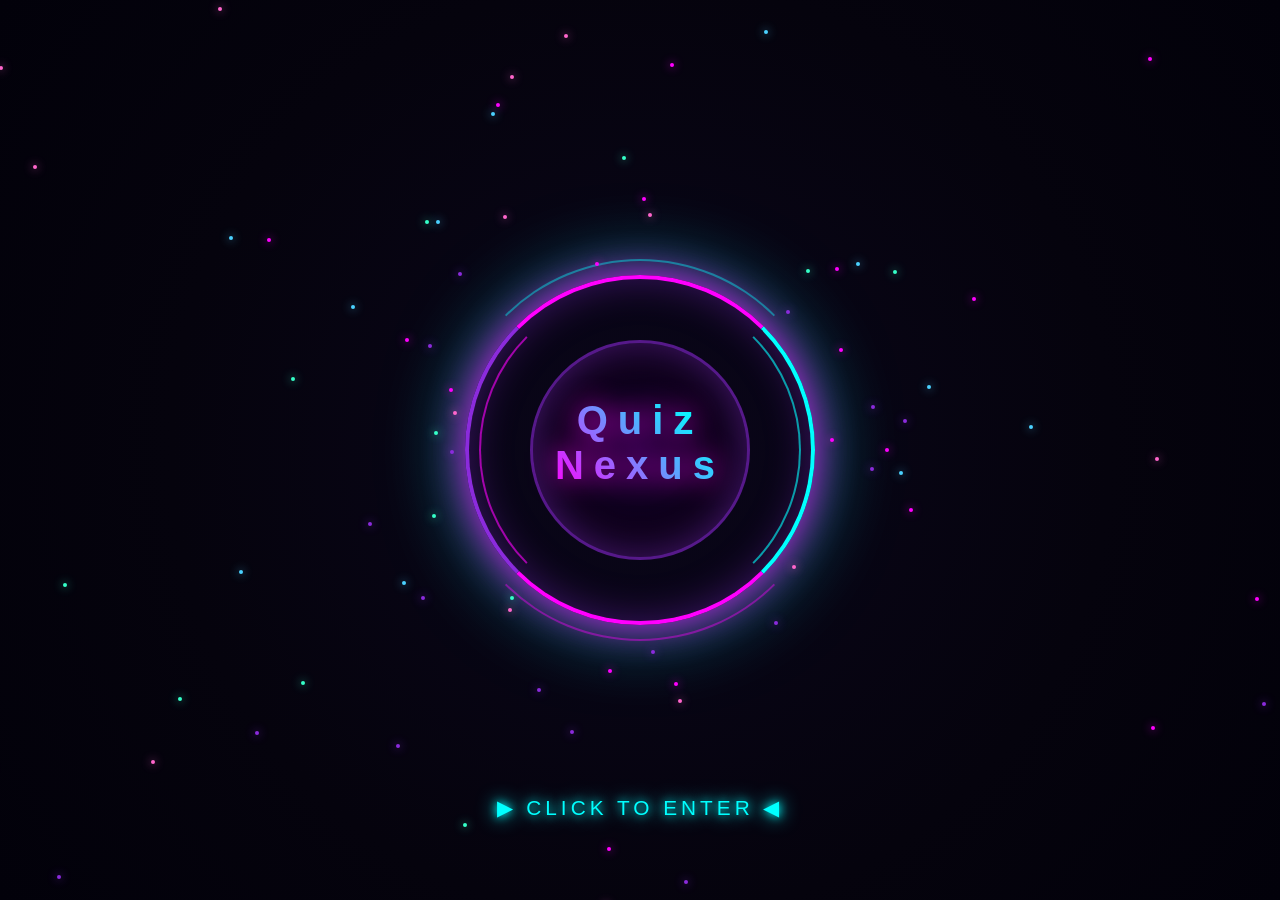
<file: index.html>
<!DOCTYPE html>
<html lang="zh-Hant">
<head>
<meta charset="UTF-8">
<meta name="viewport" content="width=device-width, initial-scale=1.0">
<title>Quiz Nexus</title>
<style>
* {
    margin: 0;
    padding: 0;
    box-sizing: border-box;
}

body {
    overflow: hidden;
    font-family: 'Orbitron', 'Microsoft JhengHei', sans-serif;
    background: #05030d;
    height: 100vh;
    display: flex;
    align-items: center;
    justify-content: center;
    position: relative;
    cursor: pointer;
}

.sao-container {
    position: fixed;
    top: 0;
    left: 0;
    width: 100%;
    height: 100%;
    display: flex;
    align-items: center;
    justify-content: center;
    background: radial-gradient(circle at center, #0a061a, #05030d 60%, #02010a 100%);
    z-index: 100;
}

/* 中心爆發粒子 */
.particle-burst {
    position: absolute;
    top: 50%;
    left: 50%;
    width: 4px;
    height: 4px;
    border-radius: 50%;
    pointer-events: none;
}

/* 掃描圓環 */
.scan-ring {
    position: absolute;
    top: 50%;
    left: 50%;
    transform: translate(-50%, -50%);
    border: 3px solid transparent;
    border-radius: 50%;
    pointer-events: none;
    opacity: 0;
}

/* 故障效果 */
@keyframes glitch {
    0%, 100% { 
        transform: translate(0, 0);
        filter: hue-rotate(0deg);
    }
    20% { transform: translate(-2px, 2px); filter: hue-rotate(90deg); }
    40% { transform: translate(2px, -2px); filter: hue-rotate(180deg); }
    60% { transform: translate(-2px, -2px); filter: hue-rotate(270deg); }
    80% { transform: translate(2px, 2px); filter: hue-rotate(360deg); }
}

/* 中心標誌 */
.center-logo {
    position: absolute;
    top: 50%;
    left: 50%;
    transform: translate(-50%, -50%) scale(0);
    z-index: 101;
    opacity: 0;
    animation: logo-appear 1.2s ease-out forwards;
}

.logo-warp {
    animation: logo-warp 1.5s ease-in forwards;
}

@keyframes logo-warp {
    0% {
        transform: translate(-50%, -50%) scale(1);
        opacity: 1;
    }
    100% {
        transform: translate(-50%, -50%) scale(6);
        opacity: 0;
        filter: blur(5px);
    }
}

@keyframes logo-appear {
    0% {
        transform: translate(-50%, -50%) scale(0);
        opacity: 0;
    }
    60% {
        transform: translate(-50%, -50%) scale(1.2);
        opacity: 1;
    }
    100% {
        transform: translate(-50%, -50%) scale(1);
        opacity: 1;
    }
}

.logo-ring {
    width: 350px;
    height: 350px;
    border: 4px solid transparent;
    border-top-color: #ff00ff;
    border-right-color: #00ffff;
    border-bottom-color: #ff00ff;
    border-left-color: #8b2bdc;
    border-radius: 50%;
    position: relative;
    animation: logo-rotate 2s linear infinite;
    box-shadow: 
        0 0 40px rgba(255, 0, 255, 0.8),
        0 0 80px rgba(0, 255, 255, 0.6),
        inset 0 0 40px rgba(138, 43, 220, 0.4);
}

@keyframes logo-rotate {
    0% { transform: rotate(0deg); }
    100% { transform: rotate(360deg); }
}

.logo-ring::before,
.logo-ring::after {
    content: '';
    position: absolute;
    border-radius: 50%;
    border: 2px solid transparent;
}

.logo-ring::before {
    top: -20px;
    left: -20px;
    right: -20px;
    bottom: -20px;
    border-top-color: rgba(0, 255, 255, 0.4);
    border-bottom-color: rgba(255, 0, 255, 0.4);
    animation: logo-rotate-reverse 2.5s linear infinite;
}

.logo-ring::after {
    top: 10px;
    left: 10px;
    right: 10px;
    bottom: 10px;
    border-left-color: rgba(255, 0, 255, 0.6);
    border-right-color: rgba(0, 255, 255, 0.6);
    animation: logo-rotate 2s linear infinite;
}

@keyframes logo-rotate-reverse {
    0% { transform: rotate(360deg); }
    100% { transform: rotate(0deg); }
}


.logo-inner {
    position: absolute;
    top: 50%;
    left: 50%;
    transform: translate(-50%, -50%);
    width: 220px;
    height: 220px;
    border: 3px solid rgba(138, 43, 220, 0.6);
    border-radius: 50%;
    background: radial-gradient(circle, rgba(26, 0, 51, 0.95), rgba(0, 0, 0, 0.98));
    box-shadow: inset 0 0 40px rgba(138, 43, 220, 0.5);
    pointer-events: none;
}

.logo-text {
    position: absolute;
    top: 48%;
    left: 50%;
    transform: translate(-50%, -50%);
    display: flex;
    flex-direction: column;
    align-items: center;
    justify-content: center;
    text-align: center;
    pointer-events: none;
}

/* 標題文字 - 不旋轉 */
.title-text {
    font-size: 2.5em;
    font-weight: 900;
    letter-spacing: 10px;
    background: linear-gradient(45deg, #ff00ff, #00ffff, #ff00ff);
    background-size: 200% auto;
    -webkit-background-clip: text;
    -webkit-text-fill-color: transparent;
    background-clip: text;
    animation: title-glow 3s linear infinite;
    filter: drop-shadow(0 0 14px #ff00ff);
    text-align: center;
    margin: 0;
    position: relative;
    z-index: 10;
}

@keyframes title-glow {
    0% { background-position: 0% center; }
    100% { background-position: 200% center; }
}

.subtitle-text {
    font-size: 1em;
    color: #00ffff;
    text-shadow: 0 0 8px #00ffff;
    letter-spacing: 6px;
    font-weight: 300;
    margin-top: 12px;
    text-align: center;
    position: relative;
    z-index: 10;
}

/* 漂浮粒子 */
.floating-particle {
    position: absolute;
    width: 4px;
    height: 4px;
    border-radius: 50%;
    pointer-events: none;
    animation: float-pulse var(--dur, 5s) ease-in-out var(--delay, 0s) infinite;
}

@keyframes float-pulse {
    0%, 100% {
        transform: translate(0, 0) scale(1);
        opacity: 0.5;
    }
    50% {
        transform: translate(var(--dx, 0px), var(--dy, 0px)) scale(1.6);
        opacity: 1;
    }
}

/* 穿越粒子線條 */
.warp-particle {
    position: absolute;
    top: 50%;
    left: 50%;
    width: 4px;
    height: 4px;
    border-radius: 50%;
    pointer-events: none;
    animation: warp-line var(--dur, 1.8s) ease-in var(--delay, 0s) forwards;
    transform-origin: center;
    z-index: 50; /* 默认在圆圈后面 */
}

.warp-particle.center {
    z-index: 10; /* 中心粒子在圆圈更后面，被遮挡 */
}

@keyframes warp-line {
    0% {
        transform: translate(0, 0) rotate(var(--angle, 0rad)) scaleX(0.6);
        width: 4px;
        height: 4px;
        opacity: 0;
        box-shadow: 0 0 4px var(--color, #ff00ff);
    }
    12% { opacity: 1; }
    35% {
        width: 150px;
        height: 3px;
        border-radius: 50% / 30%;
        box-shadow: 0 0 20px var(--color, #ff00ff);
    }
    70% {
        width: 450px;
        height: 2px;
        border-radius: 50% / 20%;
        opacity: 0.9;
        box-shadow: 0 0 28px var(--color, #ff00ff);
    }
    100% {
        transform: translate(var(--tx, 0px), var(--ty, 0px)) rotate(var(--angle, 0rad)) scaleX(2);
        width: 700px;
        height: 1px;
        border-radius: 50% / 10%;
        opacity: 0;
        box-shadow: 0 0 36px var(--color, #ff00ff);
    }
}

/* 提示文字 */
.instruction {
    position: absolute;
    bottom: 80px;
    left: 50%;
    transform: translateX(-50%);
    color: #00ffff;
    font-size: 1.3em;
    text-align: center;
    animation: pulse-instruction 2s ease-in-out infinite;
    text-shadow: 0 0 10px #00ffff, 0 0 20px #00ffff;
    z-index: 102;
    letter-spacing: 4px;
    font-weight: 300;
    pointer-events: none;
    transition: opacity 0.5s ease-out;
}

@keyframes pulse-instruction {
    0%, 100% { 
        opacity: 1; 
        transform: translateX(-50%) scale(1);
    }
    50% { 
        opacity: 0.6; 
        transform: translateX(-50%) scale(1.05);
    }
}

/* 進入動畫 - 快速縮放 */
.enter-animation {
    animation: warp-zoom 2s ease-in-out forwards;
}

@keyframes warp-zoom {
    0% {
        opacity: 1;
        transform: scale(1);
        filter: blur(0px) brightness(1);
    }
    20% {
        opacity: 1;
        transform: scale(1.04);
        filter: blur(0px) brightness(1.05);
    }
    50% {
        opacity: 0.92;
        transform: scale(2.2);
        filter: blur(2px) brightness(1.25);
    }
    100% {
        opacity: 0;
        transform: scale(5.5);
        filter: blur(12px) brightness(1.5);
    }
}

/* 背景加速效果 */
.warp-speed {
    animation: bg-warp 2.5s ease-in forwards;
}

@keyframes bg-warp {
    0% {
        filter: brightness(1) saturate(1);
    }
    50% {
        filter: brightness(1.15) saturate(1.1);
    }
    100% {
        filter: brightness(1.3) saturate(1.2);
    }
}

/* 六角形網格背景 */
.hex-grid {
    position: fixed;
    top: 0;
    left: 0;
    width: 100%;
    height: 100%;
    pointer-events: none;
    opacity: 0.15;
    z-index: 1;
}

.hex {
    position: absolute;
    width: 80px;
    height: 46px;
    background: transparent;
    border: 1px solid #8b2bdc;
    clip-path: polygon(25% 0%, 75% 0%, 100% 50%, 75% 100%, 25% 100%, 0% 50%);
    animation: hex-pulse 4s ease-in-out infinite;
}

@keyframes hex-pulse {
    0%, 100% { opacity: 0.3; border-color: #8b2bdc; }
    50% { opacity: 0.8; border-color: #ff00ff; }
}

/* 隱藏類別 */
.hidden {
    display: none !important;
}

/* 手機版 RWD */
@media screen and (max-width: 768px) {
    .center-hexagon {
        width: 200px;
        height: 200px;
    }
}

@media screen and (max-width: 480px) {
    .center-hexagon {
        width: 180px;
        height: 180px;
    }
}

@media screen and (max-width: 360px) {
    .center-hexagon {
        width: 160px;
        height: 160px;
    }
}
</style>
</head>
<body>

<!-- 六角形網格背景 -->
<div class="hex-grid" id="hexGrid"></div>

<!-- SAO 風格容器 -->
<div class="sao-container" id="saoContainer">
    <!-- 中心 Logo -->
    <div class="center-logo" id="centerLogo">
        <div class="logo-ring"></div>
        <div class="logo-inner"></div>
        <div class="logo-text">
            <h1 class="title-text">Quiz Nexus</h1>
        </div>
    </div>
    
    <!-- 提示文字 -->
    <div class="instruction" id="instruction">
        ▶ CLICK TO ENTER ◀
    </div>
</div>

<!-- 粒子爆發容器 -->
<div id="particleContainer" style="position: fixed; top: 0; left: 0; width: 100%; height: 100%; pointer-events: none; z-index: 200;"></div>

<script src="js/bgm.js"></script>
<script>
let isEntering = false;
const loginSound = new Audio('assets/login.mp3');
loginSound.preload = 'auto';
loginSound.volume = 0.7;
loginSound.loop = true;
const loginInitialVolume = 0.7;
loginSound.play().catch(err => console.log('無法自動播放 login 音樂:', err));

const openSound = new Audio('assets/open.mp3');
openSound.preload = 'auto';
openSound.volume = 0.8;
const openInitialVolume = 0.8;

// 針對行動裝置：若自動播放被阻擋，第一次互動時嘗試播放登入音效
function setupLoginAutoPlay() {
    const events = ['click', 'touchstart', 'keydown', 'pointerdown'];
    const tryPlay = () => {
        loginSound.play().catch(() => {});
    };
    events.forEach(evt => document.addEventListener(evt, tryPlay, { once: true }));
}

// 創建六角形網格
function createHexGrid() {
    const hexGrid = document.getElementById('hexGrid');
    const cols = Math.ceil(window.innerWidth / 80) + 1;
    const rows = Math.ceil(window.innerHeight / 46) + 1;
    
    for (let row = 0; row < rows; row++) {
        for (let col = 0; col < cols; col++) {
            const hex = document.createElement('div');
            hex.className = 'hex';
            hex.style.left = (col * 80 + (row % 2) * 40) + 'px';
            hex.style.top = (row * 46) + 'px';
            hex.style.animationDelay = (Math.random() * 4) + 's';
            hexGrid.appendChild(hex);
        }
    }
}

// 創建漂浮粒子裝飾
function createFloatingParticles() {
    const logo = document.getElementById('centerLogo');
    const colors = ['#ff00ff', '#4bd1ff', '#8b2bdc', '#ff66cc', '#35ffc8'];
    const centerX = window.innerWidth / 2;
    const centerY = window.innerHeight / 2;
    const minDistance = 190; // 避免擋到圓圈（圓圈半徑 175px + 安全邊界）
    const maxDistance = Math.sqrt(centerX * centerX + centerY * centerY) * 1.3; // 超出螢幕邊界
    
    const particleCount = 100;
    
    for (let i = 0; i < particleCount; i++) {
        const particle = document.createElement('div');
        particle.className = 'floating-particle';
        
        const color = colors[Math.floor(Math.random() * colors.length)];
        particle.style.background = color;
        particle.style.boxShadow = `0 0 10px ${color}`;
        
        // 使用加權分佈：越靠近中間越多
        // 用 Math.pow 調整曲線，讓中心密集
        const rand = Math.random();
        const distance = minDistance + Math.pow(rand, 1.8) * (maxDistance - minDistance);
        const angle = Math.random() * Math.PI * 2;
        const x = Math.cos(angle) * distance;
        const y = Math.sin(angle) * distance;
        
        particle.style.left = `calc(50% + ${x}px)`;
        particle.style.top = `calc(50% + ${y}px)`;
        
        // 漂浮動畫設定
        const duration = 3 + Math.random() * 4;
        const delay = Math.random() * 2;
        const dx = (Math.random() - 0.5) * 90;
        const dy = (Math.random() - 0.5) * 90;
        particle.style.setProperty('--dur', `${duration}s`);
        particle.style.setProperty('--delay', `${delay}s`);
        particle.style.setProperty('--dx', `${dx}px`);
        particle.style.setProperty('--dy', `${dy}px`);
        
        logo.appendChild(particle);
    }
}

// 創建 SAO 風格穿越效果（粒子變線條）
function createWarpEffect() {
    const container = document.getElementById('particleContainer');
    const colors = ['#ff00ff', '#4bd1ff', '#8b2bdc', '#ff66cc', '#35ffc8', '#ff3366'];
    const centerX = window.innerWidth / 2;
    const centerY = window.innerHeight / 2;
    
    // 創建更多穿越粒子，仍維持共享動畫以降低負擔
    for (let i = 0; i < 10; i++) {
        const particle = document.createElement('div');
        particle.className = 'warp-particle';
        
        // 隨機顏色
        const color = colors[Math.floor(Math.random() * colors.length)];
        
        // 隨機起始角度
        const angle = Math.random() * Math.PI * 2;
        const startDistance = 120 + Math.random() * 260;
        
        const startX = Math.cos(angle) * startDistance;
        const startY = Math.sin(angle) * startDistance;
        
        // 計算終點（穿越到屏幕外）
        const endDistance = Math.max(window.innerWidth, window.innerHeight) * 2;
        const endX = Math.cos(angle) * endDistance;
        const endY = Math.sin(angle) * endDistance;
        
        // 粒子初始位置
        particle.style.left = (centerX + startX) + 'px';
        particle.style.top = (centerY + startY) + 'px';
        particle.style.background = color;
        
        // 隨機延遲和持續時間（加長粒子穿越時間）
        const delay = Math.random() * 0.3;
        const duration = 1.8 + Math.random() * 1;
        
        // 設定 CSS 變數供共享動畫使用
        const angleRad = Math.atan2(endY - startY, endX - startX);
        particle.style.setProperty('--tx', `${endX - startX}px`);
        particle.style.setProperty('--ty', `${endY - startY}px`);
        particle.style.setProperty('--angle', `${angleRad}rad`);
        particle.style.setProperty('--color', color);
        particle.style.setProperty('--dur', `${duration}s`);
        particle.style.setProperty('--delay', `${delay}s`);
        
        container.appendChild(particle);
        
        // 清理
        setTimeout(() => {
            particle.remove();
        }, (duration + delay) * 1000 + 100);
    }
    
    // 圓圈中心爆發粒子（一開始就生成，被圓圈擋住，消失後才看得到）
    for (let i = 0; i < 50; i++) {
        const particle = document.createElement('div');
        particle.className = 'warp-particle';
        
        const color = colors[Math.floor(Math.random() * colors.length)];
        
        // 從圓圈中心附近起始，向外擴散
        const angle = Math.random() * Math.PI * 2;
        const startDistance = 20 + Math.random() * 80; // 更接近中心
        
        const startX = Math.cos(angle) * startDistance;
        const startY = Math.sin(angle) * startDistance;
        
        // 計算終點（穿越到屏幕外）
        const endDistance = Math.max(window.innerWidth, window.innerHeight) * 2;
        const endX = Math.cos(angle) * endDistance;
        const endY = Math.sin(angle) * endDistance;
        
        particle.style.left = (centerX + startX) + 'px';
        particle.style.top = (centerY + startY) + 'px';
        particle.style.background = color;
        particle.classList.add('center'); // 标记为中心粒子，用于 z-index
        
        // 中心粒子：同时开始动画（和外圈粒子一样），只是被圆圈遮挡
        const delay = Math.random() * 1; // 和外圈粒子同时开始
        const duration = 1.8 + Math.random() * 2; // 和外圈粒子动画时间相同
        
        const angleRad = Math.atan2(endY - startY, endX - startX);
        particle.style.setProperty('--tx', `${endX - startX}px`);
        particle.style.setProperty('--ty', `${endY - startY}px`);
        particle.style.setProperty('--angle', `${angleRad}rad`);
        particle.style.setProperty('--color', color);
        particle.style.setProperty('--dur', `${duration}s`);
        particle.style.setProperty('--delay', `${delay}s`);
        
        container.appendChild(particle);
        
        setTimeout(() => {
            particle.remove();
        }, (duration + delay) * 1000 + 100);
    }
}

// 創建初始閃光效果
function createInitialFlash() {
    const container = document.getElementById('saoContainer');
    const flash = document.createElement('div');
    
    flash.style.cssText = `
        position: fixed;
        top: 50%;
        left: 50%;
        transform: translate(-50%, -50%);
        width: 100px;
        height: 100px;
        background: radial-gradient(circle, rgba(255, 0, 255, 0.9), rgba(0, 0, 0, 0));
        border-radius: 50%;
        opacity: 0;
        pointer-events: none;
        z-index: 199;
    `;
    
    flash.style.animation = 'flash-expand 0.8s ease-out forwards';
    
    const keyframe = `
        @keyframes flash-expand {
            0% {
                width: 100px;
                height: 100px;
                opacity: 1;
            }
            50% {
                width: 600px;
                height: 600px;
                opacity: 0.8;
            }
            100% {
                width: 1200px;
                height: 1200px;
                opacity: 0;
            }
        }
    `;
    
    const style = document.createElement('style');
    style.textContent = keyframe;
    document.head.appendChild(style);
    
    container.appendChild(flash);
    
    setTimeout(() => {
        flash.remove();
        style.remove();
    }, 1000);
}

function enterWorld() {
    if (isEntering) return;
    isEntering = true;
    // 點擊時播放開場音效
    if (openSound) {
        openSound.currentTime = 0;
        openSound.play().catch(err => console.log('無法播放開場音效:', err));
    }
    
    const instruction = document.getElementById('instruction');
    const saoContainer = document.getElementById('saoContainer');
    const hexGrid = document.getElementById('hexGrid');
    const centerLogo = document.getElementById('centerLogo');
    
    // 隱藏提示文字（淡出）- 停止動畫並淡出
    instruction.style.animation = 'none';
    instruction.style.opacity = '0';
    
    // 初始閃光
    createInitialFlash();
    
    // 短暫延遲後開始穿越
    setTimeout(() => {
        // 創建穿越粒子線條效果
        createWarpEffect();
        
        // 背景加速效果
        saoContainer.classList.add('warp-speed');

        // 中心 Logo 放大後消失，模擬往前穿越
        centerLogo.classList.add('logo-warp');
        
        // 添加故障效果
        document.body.style.animation = 'glitch 0.18s ease-in-out 3';
        
        // Logo 和網格縮放消失
        setTimeout(() => {
            saoContainer.classList.add('enter-animation');
            hexGrid.style.opacity = '0';
            hexGrid.style.transition = 'opacity 0.5s ease-out';
            
            // 淡出所有音樂並跳轉到選單
            setTimeout(() => {
                loginSound.volume = loginInitialVolume;
                openSound.volume = openInitialVolume;
                
                // 添加頁面淡出效果
                document.body.style.transition = 'opacity 800ms ease-in';
                document.body.style.opacity = '0';
                
                const startTime = Date.now();
                const fadeDuration = 800; // 淡出 800ms
                const fadeInterval = setInterval(() => {
                    const elapsed = Date.now() - startTime;
                    const progress = Math.min(elapsed / fadeDuration, 1);
                    loginSound.volume = loginInitialVolume * (1 - progress);
                    openSound.volume = openInitialVolume * (1 - progress);
                    if (progress >= 1) {
                        loginSound.pause();
                        openSound.pause();
                        clearInterval(fadeInterval);
                        window.location.href = 'menu.html';
                    }
                }, 20);
            }, 1500);
        }, 500);
    }, 150);
}

// 初始化
createHexGrid();
createFloatingParticles();

// 點擊進入
document.body.addEventListener('click', enterWorld);

// 初始化背景音樂
setupAutoPlay();
setupLoginAutoPlay();
</script>

</body>
</html>
</file>
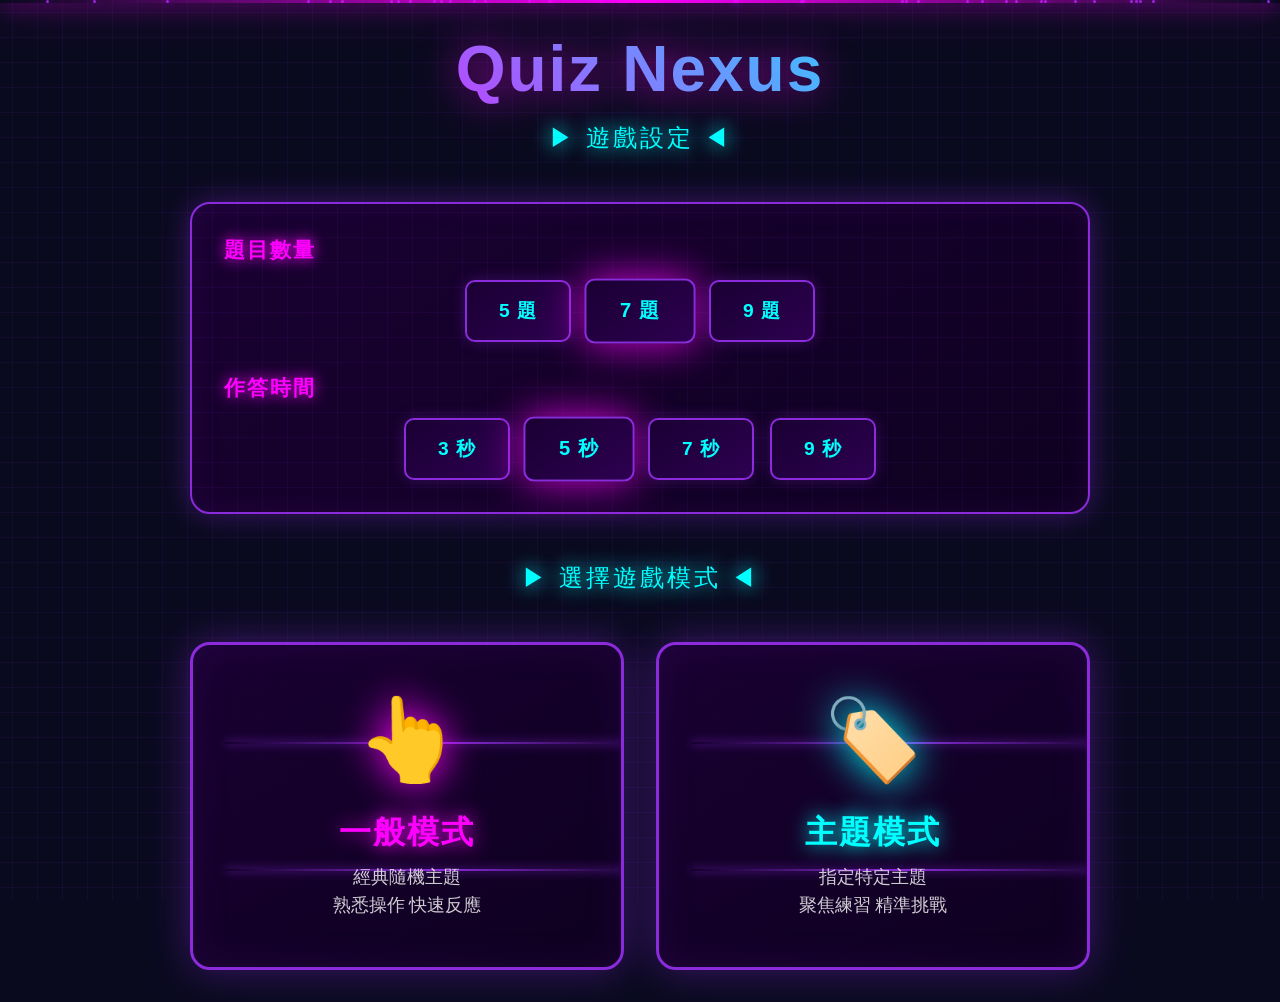
<file: menu.html>
<!DOCTYPE html>
<html lang="zh-Hant">
<head>
<meta charset="UTF-8">
<meta name="viewport" content="width=device-width, initial-scale=1.0">
<title>Quiz Nexus - Menu</title>
<link rel="stylesheet" href="css/style.css">
<style>
body {
    display: flex;
    align-items: center;
    justify-content: center;
    min-height: 100vh;
    padding: 2rem;
}

.menu-container {
    max-width: 900px;
    width: 100%;
    animation: fade-in 1s ease-out;
}

@keyframes fade-in {
    from {
        opacity: 0;
        transform: translateY(30px);
    }
    to {
        opacity: 1;
        transform: translateY(0);
    }
}

.menu-title {
    text-align: center;
    margin-bottom: 3rem;
}

.menu-title h1 {
    font-size: 4em;
    margin-bottom: 1rem;
    animation: title-pulse 2s ease-in-out infinite;
}

@keyframes title-pulse {
    0%, 100% {
        filter: drop-shadow(0 0 20px rgba(255, 0, 255, 0.6));
    }
    50% {
        filter: drop-shadow(0 0 40px rgba(255, 0, 255, 1));
    }
}

.menu-subtitle {
    color: #00ffff;
    font-size: 1.5em;
    text-shadow: 0 0 20px #00ffff;
    letter-spacing: 3px;
}

/* 遊戲設定區域 */
.game-settings {
    margin: 3rem 0;
    padding: 2rem;
    background: linear-gradient(145deg, rgba(26, 0, 51, 0.95), rgba(15, 0, 32, 0.95));
    border: 2px solid #8b2bdc;
    border-radius: 20px;
    box-shadow: 
        0 0 30px rgba(138, 43, 220, 0.4),
        inset 0 0 30px rgba(138, 43, 220, 0.1);
}

.setting-group {
    margin-bottom: 2rem;
}

.setting-group:last-child {
    margin-bottom: 0;
}

.setting-label {
    font-size: 1.3em;
    color: #ff00ff;
    margin-bottom: 1rem;
    text-shadow: 0 0 15px #ff00ff;
    font-weight: 600;
    letter-spacing: 2px;
}

.setting-options {
    display: flex;
    gap: 1rem;
    flex-wrap: wrap;
    justify-content: center;
}

.option-btn {
    padding: 1rem 2rem;
    background: linear-gradient(145deg, rgba(26, 0, 51, 0.8), rgba(45, 0, 80, 0.8));
    border: 2px solid #8b2bdc;
    color: #00ffff;
    font-size: 1.2em;
    font-weight: 600;
    border-radius: 10px;
    cursor: pointer;
    transition: all 0.3s ease;
    box-shadow: 0 0 15px rgba(138, 43, 220, 0.3);
    letter-spacing: 1px;
}

.option-btn:hover {
    border-color: #ff00ff;
    box-shadow: 0 0 30px rgba(255, 0, 255, 0.6);
    transform: translateY(-3px);
}

.option-btn.selected {
    background: linear-gradient(135deg, #8b2bdc, #ff00ff);
    border-color: #ff00ff;
    box-shadow: 0 0 40px rgba(255, 0, 255, 0.8);
    transform: scale(1.05);
}

.mode-selection {
    display: grid;
    grid-template-columns: repeat(auto-fit, minmax(350px, 1fr));
    gap: 2rem;
    margin-top: 2rem;
}

.mode-card {
    background: linear-gradient(145deg, rgba(26, 0, 51, 0.95), rgba(15, 0, 32, 0.95));
    border: 3px solid #8b2bdc;
    border-radius: 20px;
    padding: 3rem 2rem;
    text-align: center;
    cursor: pointer;
    transition: all 0.4s ease;
    position: relative;
    overflow: hidden;
    text-decoration: none;
    display: block;
    box-shadow: 
        0 0 40px rgba(138, 43, 220, 0.4),
        inset 0 0 40px rgba(138, 43, 220, 0.1);
}

.mode-card::before {
    content: '';
    position: absolute;
    top: -50%;
    left: -50%;
    width: 200%;
    height: 200%;
    background: radial-gradient(circle, rgba(138, 43, 220, 0.3) 0%, transparent 70%);
    animation: rotate-gradient 4s linear infinite;
    opacity: 0;
    transition: opacity 0.4s;
}

.mode-card:hover::before {
    opacity: 1;
}

@keyframes rotate-gradient {
    0% { transform: rotate(0deg); }
    100% { transform: rotate(360deg); }
}

.mode-card:hover {
    transform: translateY(-10px) scale(1.02);
    border-color: #ff00ff;
    box-shadow: 
        0 0 60px rgba(255, 0, 255, 0.8),
        inset 0 0 60px rgba(255, 0, 255, 0.2);
}

.mode-icon {
    font-size: 5em;
    margin-bottom: 1.5rem;
    filter: drop-shadow(0 0 20px currentColor);
    animation: icon-float 3s ease-in-out infinite;
    position: relative;
    z-index: 1;
}

@keyframes icon-float {
    0%, 100% { transform: translateY(0); }
    50% { transform: translateY(-15px); }
}

.mode-card:nth-child(1) .mode-icon {
    color: #ff00ff;
}

.mode-card:nth-child(2) .mode-icon {
    color: #00ffff;
}

.mode-title {
    font-size: 2em;
    color: #00ffff;
    margin-bottom: 0.5rem;
    font-weight: 700;
    letter-spacing: 2px;
    text-shadow: 0 0 20px currentColor;
    position: relative;
    z-index: 1;
}

.mode-card:nth-child(1) .mode-title {
    color: #ff00ff;
}

.mode-description {
    color: rgba(255, 255, 255, 0.8);
    font-size: 1.1em;
    line-height: 1.6;
    position: relative;
    z-index: 1;
}

/* 電路線條裝飾 */
.circuit-line {
    position: absolute;
    width: 100%;
    height: 2px;
    background: linear-gradient(90deg, transparent, #8b2bdc, transparent);
    box-shadow: 0 0 10px #8b2bdc;
    animation: circuit-pulse 2s ease-in-out infinite;
}

.circuit-line.top {
    top: 30%;
    animation-delay: 0s;
}

.circuit-line.bottom {
    bottom: 30%;
    animation-delay: 1s;
}

@keyframes circuit-pulse {
    0%, 100% {
        opacity: 0.3;
        box-shadow: 0 0 10px #8b2bdc;
    }
    50% {
        opacity: 1;
        box-shadow: 0 0 20px #8b2bdc, 0 0 40px #8b2bdc;
    }
}

/* 粒子背景 */
.particles-bg {
    position: fixed;
    top: 0;
    left: 0;
    width: 100%;
    height: 100%;
    pointer-events: none;
    z-index: 0;
}

.bg-particle {
    position: absolute;
    width: 3px;
    height: 3px;
    background: #8b2bdc;
    border-radius: 50%;
    animation: particle-move 8s linear infinite;
    box-shadow: 0 0 10px #8b2bdc;
}

@keyframes particle-move {
    0% {
        transform: translate(0, 100vh) scale(0);
        opacity: 0;
    }
    10% { opacity: 1; }
    90% { opacity: 1; }
    100% {
        transform: translate(50px, -50px) scale(1);
        opacity: 0;
    }
}

/* 手機版 RWD */
@media screen and (max-width: 768px) {
    body {
        padding: 0.5rem;
    }
    
    .menu-container {
        padding: 0;
    }
    
    .menu-title {
        margin-bottom: 1.5rem;
    }
    
    .menu-title h1 {
        font-size: 1.8em;
        margin-bottom: 0.5rem;
    }
    
    .menu-subtitle {
        font-size: 0.9em;
        letter-spacing: 1px;
    }
    
    .game-settings {
        padding: 1rem;
        margin: 1.5rem 0;
    }
    
    .setting-group {
        margin-bottom: 1.2rem;
    }
    
    .setting-label {
        font-size: 0.95em;
        margin-bottom: 0.6rem;
    }
    
    .setting-options {
        gap: 0.5rem;
    }
    
    .option-btn {
        padding: 0.6rem 1rem;
        font-size: 0.85em;
    }
    
    .mode-selection {
        grid-template-columns: 1fr;
        gap: 1rem;
    }
    
    .mode-card {
        padding: 1.2rem 1rem;
    }
    
    .mode-icon {
        font-size: 2.5em;
        margin-bottom: 0.8rem;
    }
    
    .mode-title {
        font-size: 1.2em;
        margin-bottom: 0.3rem;
    }
    
    .mode-description {
        font-size: 0.85em;
        line-height: 1.4;
    }
    
    .circuit-line {
        display: none;
    }
}

@media screen and (max-width: 480px) {
    body {
        padding: 0.3rem;
    }
    
    .menu-title {
        margin-bottom: 1rem;
    }
    
    .menu-title h1 {
        font-size: 1.5em;
        margin-bottom: 0.3rem;
    }
    
    .menu-subtitle {
        font-size: 0.8em;
        letter-spacing: 0.5px;
    }
    
    .game-settings {
        padding: 0.8rem;
        margin: 1rem 0;
    }
    
    .setting-group {
        margin-bottom: 1rem;
    }
    
    .setting-label {
        font-size: 0.85em;
        margin-bottom: 0.5rem;
    }
    
    .setting-options {
        gap: 0.4rem;
    }
    
    .option-btn {
        padding: 0.5rem 0.8rem;
        font-size: 0.8em;
    }
    
    .mode-selection {
        gap: 0.8rem;
    }
    
    .mode-card {
        padding: 1rem 0.8rem;
    }
    
    .mode-icon {
        font-size: 2em;
        margin-bottom: 0.6rem;
    }
    
    .mode-title {
        font-size: 1.1em;
        margin-bottom: 0.2rem;
    }
    
    .mode-description {
        font-size: 0.8em;
        line-height: 1.3;
    }
}
</style>
</head>
<body>

<div class="particles-bg" id="particlesBg"></div>

<div class="menu-container">
    <div class="menu-title">
        <h1>Quiz Nexus</h1>
        <div class="menu-subtitle">▶ 遊戲設定 ◀</div>
    </div>

    <div class="game-settings">
        <div class="setting-group">
            <div class="setting-label">題目數量</div>
            <div class="setting-options">
                <button class="option-btn" data-questions="5">5 題</button>
                <button class="option-btn selected" data-questions="7">7 題</button>
                <button class="option-btn" data-questions="9">9 題</button>
            </div>
        </div>

        <div class="setting-group">
            <div class="setting-label">作答時間</div>
            <div class="setting-options">
                <button class="option-btn" data-time="3">3 秒</button>
                <button class="option-btn selected" data-time="5">5 秒</button>
                <button class="option-btn" data-time="7">7 秒</button>
                <button class="option-btn" data-time="9">9 秒</button>
            </div>
        </div>
    </div>

    <div class="menu-title">
        <div class="menu-subtitle" style="margin-top: 2rem;">▶ 選擇遊戲模式 ◀</div>
    </div>

    <div class="mode-selection">
        <a href="#" class="mode-card" id="normalMode">
            <div class="circuit-line top"></div>
            <div class="mode-icon">👆</div>
            <div class="mode-title">一般模式</div>
            <div class="mode-description">
                經典隨機主題<br>
                熟悉操作 快速反應
            </div>
            <div class="circuit-line bottom"></div>
        </a>

        <!-- 語音模式已移除 -->
    </div>
</div>

<script src="js/bgm.js"></script>
<script src="js/questions.js"></script>
<script>
// 創建背景粒子
function createBgParticles() {
    const container = document.getElementById('particlesBg');
    for (let i = 0; i < 40; i++) {
        const particle = document.createElement('div');
        particle.className = 'bg-particle';
        particle.style.left = Math.random() * 100 + '%';
        particle.style.animationDelay = Math.random() * 8 + 's';
        particle.style.animationDuration = (Math.random() * 4 + 4) + 's';
        container.appendChild(particle);
    }
}

createBgParticles();

// 初始化音樂
setupAutoPlay();
playMenuBGM();

// 遊戲設定
let selectedQuestions = 7;
let selectedTime = 5;

// 選項按鈕事件
document.querySelectorAll('.option-btn').forEach(btn => {
    btn.addEventListener('click', function() {
        // 移除同組的選中狀態
        const group = this.parentElement;
        group.querySelectorAll('.option-btn').forEach(b => b.classList.remove('selected'));
        
        // 設定當前按鈕為選中
        this.classList.add('selected');
        
        // 更新設定值
        if (this.dataset.questions) {
            selectedQuestions = parseInt(this.dataset.questions);
        }
        if (this.dataset.time) {
            selectedTime = parseInt(this.dataset.time);
        }
    });
});

// 模式卡片點擊事件
// 頁面淡入淡出動畫樣式
const styleFade = document.createElement('style');
styleFade.textContent = `
    @keyframes page-fade-in { from { opacity: 0; } to { opacity: 1; } }
    @keyframes page-fade-out { from { opacity: 1; } to { opacity: 0; } }
    body { animation: page-fade-in 400ms ease-out; }
    .page-fade-out { animation: page-fade-out 350ms ease-in forwards; }
    .overlay-show { opacity: 1; }
`;
document.head.appendChild(styleFade);

document.getElementById('normalMode').addEventListener('click', function(e) {
    e.preventDefault();
    localStorage.setItem('gameQuestions', selectedQuestions);
    localStorage.setItem('gameTime', selectedTime);
    localStorage.removeItem('gameCategory');
    document.body.classList.add('page-fade-out');
    setTimeout(() => { window.location.href = 'quiz_normal.html'; }, 350);
});

// 新增主題模式卡片（保持既有卡片）
const modeSelection = document.querySelector('.mode-selection');
if (!document.getElementById('themeMode')) {
    const themeCard = document.createElement('a');
    themeCard.href = '#';
    themeCard.className = 'mode-card';
    themeCard.id = 'themeMode';
    themeCard.innerHTML = `
        <div class="circuit-line top"></div>
        <div class="mode-icon">🏷️</div>
        <div class="mode-title">主題模式</div>
        <div class="mode-description">
            指定特定主題<br>
            聚焦練習 精準挑戰
        </div>
        <div class="circuit-line bottom"></div>
    `;
    modeSelection.appendChild(themeCard);
}

// 改為點擊主題模式後才顯示選單彈窗
document.getElementById('themeMode').addEventListener('click', function(e) {
    e.preventDefault();
    // 建立遮罩與彈窗（若尚未建立）
    let overlay = document.getElementById('theme-overlay');
    if (!overlay) {
        overlay = document.createElement('div');
        overlay.id = 'theme-overlay';
        overlay.style.cssText = `position:fixed;inset:0;background:rgba(10,10,20,0.8);opacity:0;transition:opacity 250ms ease;display:flex;align-items:center;justify-content:center;z-index:10000;`;
        const modal = document.createElement('div');
        modal.id = 'theme-modal';
        modal.style.cssText = `background:linear-gradient(145deg, rgba(26,0,51,0.95), rgba(15,0,32,0.95));border:2px solid #8b2bdc;border-radius:16px;padding:1.5rem;width:min(90vw,520px);box-shadow:0 0 40px rgba(138,43,220,0.6);transform:translateY(10px);opacity:0;transition:opacity 250ms ease, transform 250ms ease;`;
        modal.innerHTML = `
            <div style="text-align:center; margin-bottom:1rem;">
                <div style="color:#00ffff; font-size:1.6em; text-shadow:0 0 20px #00ffff;">選擇主題分類</div>
                <div style="color:rgba(255,255,255,0.75); font-size:0.95em; margin-top:0.25rem;">選擇後將進入主題模式</div>
            </div>
            <div id="theme-options" style="display:flex; flex-wrap:wrap; gap:0.75rem; justify-content:center;"></div>
            <div style="text-align:center; margin-top:1rem;">
                <button id="theme-cancel" class="option-btn" style="padding:0.6rem 1.2rem;">取消</button>
            </div>
        `;
        overlay.appendChild(modal);
        document.body.appendChild(overlay);
        document.getElementById('theme-cancel').addEventListener('click', () => {
            overlay.style.opacity = '0';
            setTimeout(() => overlay.remove(), 250);
        });
    }
    const container = document.getElementById('theme-options');
    container.innerHTML = '';
    const categories = Array.from(new Set(QUESTIONS.map(q => q.category)));
    categories.forEach(cat => {
        const btn = document.createElement('button');
        btn.className = 'option-btn';
        btn.textContent = cat;
        btn.addEventListener('click', () => {
            localStorage.setItem('gameQuestions', selectedQuestions);
            localStorage.setItem('gameTime', selectedTime);
            localStorage.setItem('gameCategory', cat);
            // 整個頁面淡出，再進入遊戲
            overlay.style.opacity = '0';
            document.body.classList.add('page-fade-out');
            setTimeout(() => { window.location.href = 'quiz_normal.html'; }, 350);
        });
        container.appendChild(btn);
    });
    // 淡入遮罩與彈窗（用 rAF 確保 transition 生效）
    requestAnimationFrame(() => {
        overlay.style.opacity = '1';
        const modalEl = document.getElementById('theme-modal');
        modalEl.style.opacity = '1';
        modalEl.style.transform = 'translateY(0)';
    });
});
</script>

</body>
</html>
</file>
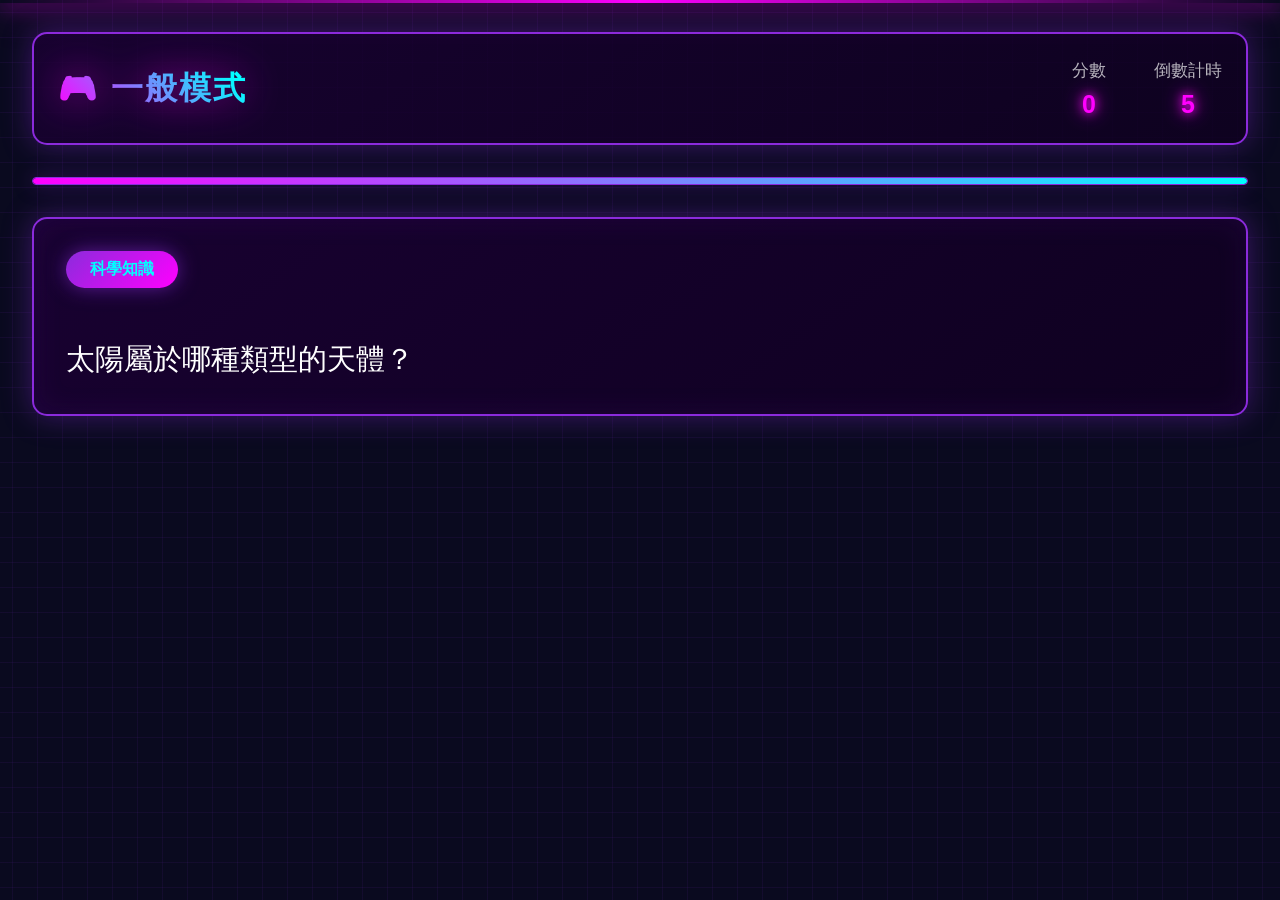
<file: quiz_normal.html>
<!DOCTYPE html>
<html lang="zh-Hant">
<head>
<meta charset="UTF-8">
<meta name="viewport" content="width=device-width, initial-scale=1.0">
<title>Quiz Nexus - 一般模式</title>
<link rel="stylesheet" href="css/style.css">
<style>
body {
    padding: 2rem;
}

.game-header {
    display: flex;
    justify-content: space-between;
    align-items: center;
    margin-bottom: 2rem;
    padding: 1.5rem;
    background: linear-gradient(145deg, rgba(26, 0, 51, 0.8), rgba(15, 0, 32, 0.8));
    border: 2px solid #8b2bdc;
    border-radius: 15px;
    box-shadow: 0 0 30px rgba(138, 43, 220, 0.4);
}

.game-title {
    font-size: 2em;
}

.game-stats {
    display: flex;
    gap: 3rem;
    font-size: 1.2em;
}

.stat-item {
    text-align: center;
}

.stat-label {
    color: rgba(255, 255, 255, 0.7);
    font-size: 0.9em;
    margin-bottom: 0.5rem;
}

.stat-value {
    color: #ff00ff;
    font-size: 1.5em;
    font-weight: 700;
    text-shadow: 0 0 15px #ff00ff;
}

#timer-bar {
    margin-bottom: 2rem;
}

.question-card {
    margin-bottom: 2rem;
    opacity: 0;
    transition: opacity 0.5s ease;
}

.question-card.show {
    opacity: 1;
    animation: fade-in 0.5s ease-out;
}

.question-category {
    display: inline-block;
    padding: 0.5rem 1.5rem;
    background: linear-gradient(135deg, #8b2bdc, #ff00ff);
    border-radius: 20px;
    font-size: 1em;
    font-weight: 600;
    margin-bottom: 1.5rem;
    box-shadow: 0 0 20px rgba(138, 43, 220, 0.6);
}

.question-text {
    font-size: 1.8em;
    line-height: 1.6;
    color: #ffffff;
    margin-top: 1.5rem;
}

.options-grid {
    display: grid;
    grid-template-columns: repeat(auto-fit, minmax(300px, 1fr));
    gap: 1.5rem;
    margin-top: 2rem;
    visibility: hidden;
    opacity: 0;
    transition: opacity 0.3s ease;
    pointer-events: none;
}

.options-grid.show {
    visibility: visible;
    opacity: 1;
    pointer-events: auto;
    animation: fade-in 0.5s ease-out;
}

.btn-choice {
    font-family: 'Microsoft JhengHei', sans-serif;
}

/* 問題計數器 */
.question-counter {
    position: fixed;
    top: 50%;
    left: 50%;
    transform: translate(-50%, -50%);
    font-size: 5em;
    font-weight: 900;
    background: linear-gradient(135deg, #8b2bdc, #ff00ff);
    -webkit-background-clip: text;
    -webkit-text-fill-color: transparent;
    background-clip: text;
    text-shadow: 0 0 40px rgba(138, 43, 220, 0.8);
    opacity: 0;
    z-index: 999;
    letter-spacing: 5px;
    pointer-events: none;
}

.question-counter.show {
    animation: counter-fade 2s ease-in-out forwards;
}

@keyframes counter-fade {
    0% {
        opacity: 0;
        transform: translate(-50%, -50%) scale(0.5);
    }
    50% {
        opacity: 1;
        transform: translate(-50%, -50%) scale(1.1);
    }
    100% {
        opacity: 0;
        transform: translate(-50%, -50%) scale(1);
    }
}

@keyframes fade-in {
    from {
        opacity: 0;
    }
    to {
        opacity: 1;
    }
}

/* 手機版 RWD */
@media screen and (max-width: 768px) {
    body {
        padding: 0.5rem;
        display: flex;
        align-items: center;
        justify-content: center;
        min-height: 100vh;
    }
    
    .container {
        width: 100%;
    }
    
    .game-header {
        flex-direction: row;
        gap: 0.5rem;
        padding: 0.6rem;
        margin-bottom: 0.8rem;
    }
    
    .game-title {
        font-size: 1em;
        white-space: nowrap;
    }
    
    .game-stats {
        gap: 0.8rem;
        font-size: 0.85em;
    }
    
    .stat-label {
        font-size: 0.75em;
        margin-bottom: 0.2rem;
    }
    
    .stat-value {
        font-size: 1em;
    }
    
    #timer-bar {
        margin-bottom: 0.8rem;
    }
    
    .question-card {
        margin-bottom: 0.8rem;
        padding: 0.8rem;
    }
    
    .question-text {
        font-size: 1em;
        line-height: 1.4;
        margin-top: 0.5rem;
    }
    
    .question-category {
        font-size: 0.75em;
        padding: 0.3rem 0.8rem;
        margin-bottom: 0.5rem;
    }
    
    .options-grid {
        grid-template-columns: 1fr;
        gap: 0.6rem;
        margin-top: 0.8rem;
    }
    
    .btn-choice {
        padding: 0.8rem;
        font-size: 0.9em;
    }
    
    .question-counter {
        font-size: 2.5em;
    }
}

@media screen and (max-width: 480px) {
    body {
        padding: 0.3rem;
        display: flex;
        align-items: center;
        justify-content: center;
        min-height: 100vh;
    }
    
    .game-header {
        padding: 0.5rem;
        margin-bottom: 0.5rem;
    }
    
    .game-title {
        font-size: 0.9em;
    }
    
    .game-stats {
        gap: 0.6rem;
        font-size: 0.75em;
    }
    
    .stat-label {
        font-size: 0.7em;
    }
    
    .stat-value {
        font-size: 0.95em;
    }
    
    #timer-bar {
        margin-bottom: 0.5rem;
    }
    
    .question-card {
        margin-bottom: 0.5rem;
        padding: 0.6rem;
    }
    
    .question-text {
        font-size: 0.9em;
        line-height: 1.3;
        margin-top: 0.4rem;
    }
    
    .question-category {
        font-size: 0.7em;
        padding: 0.25rem 0.6rem;
        margin-bottom: 0.4rem;
    }
    
    .options-grid {
        gap: 0.5rem;
        margin-top: 0.5rem;
    }
    
    .btn-choice {
        padding: 0.7rem;
        font-size: 0.85em;
    }
    
    .question-counter {
        font-size: 2em;
    }
}
</style>
</head>

<body>

<div class="container">
    <div class="game-header">
        <h2 class="game-title" id="mode-title">🎮 一般模式</h2>
        <div class="game-stats">
            <div class="stat-item">
                <div class="stat-label">分數</div>
                <div class="stat-value" id="score">0</div>
            </div>
            <div class="stat-item">
                <div class="stat-label">倒數計時</div>
                <div class="stat-value" id="time">10</div>
            </div>
        </div>
    </div>

    <div id="timer-bar">
        <div id="timer-inner"></div>
    </div>

    <div class="card question-card">
        <div class="question-category" id="q-category">載入中...</div>
        <div class="question-text" id="q-text">正在載入題目...</div>
    </div>

    <div class="question-counter" id="question-counter"></div>
    
    <div class="options-grid" id="options-grid">
        <button id="opt-0" class="btn-choice"></button>
        <button id="opt-1" class="btn-choice"></button>
        <button id="opt-2" class="btn-choice"></button>
        <button id="opt-3" class="btn-choice"></button>
    </div>
</div>

<script src="js/questions.js"></script>
<script src="js/quiz_core.js"></script>
<script src="js/quiz_normal.js"></script>

<script src="js/bgm.js"></script>
<script>
setupAutoPlay();
playGameBGM();
// 依選單設定更新模式標題
const cat = localStorage.getItem('gameCategory');
const titleEl = document.getElementById('mode-title');
if (cat) {
    titleEl.textContent = `🏷️ 主題模式 - ${cat}`;
} else {
    titleEl.textContent = '🎮 一般模式';
}
</script>

</body>
</html>
</file>
<file: css/style.css>
/* 賽博龐克共用樣式 */

* {
    margin: 0;
    padding: 0;
    box-sizing: border-box;
}

body {
    font-family: 'Orbitron', 'Microsoft JhengHei', sans-serif;
    background: #0a0a1f;
    min-height: 100vh;
    color: #00ffff;
    position: relative;
    overflow-x: hidden;
}

/* 賽博龐克網格背景 */
body::before {
    content: '';
    position: fixed;
    top: 0;
    left: 0;
    width: 100%;
    height: 100%;
    background: 
        linear-gradient(0deg, transparent 24%, rgba(138, 43, 226, .08) 25%, rgba(138, 43, 226, .08) 26%, transparent 27%, transparent 74%, rgba(138, 43, 226, .08) 75%, rgba(138, 43, 226, .08) 76%, transparent 77%, transparent),
        linear-gradient(90deg, transparent 24%, rgba(138, 43, 226, .08) 25%, rgba(138, 43, 226, .08) 26%, transparent 27%, transparent 74%, rgba(138, 43, 226, .08) 75%, rgba(138, 43, 226, .08) 76%, transparent 77%, transparent);
    background-size: 50px 50px;
    pointer-events: none;
    z-index: 0;
}

/* 霓虹掃描線 */
body::after {
    content: '';
    position: fixed;
    top: 0;
    left: 0;
    width: 100%;
    height: 3px;
    background: linear-gradient(90deg, transparent, #ff00ff, transparent);
    box-shadow: 0 0 20px #ff00ff, 0 0 40px #ff00ff;
    animation: scan-line 8s linear infinite;
    z-index: 1000;
    pointer-events: none;
}

@keyframes scan-line {
    0% { top: 0; opacity: 0; }
    10% { opacity: 1; }
    90% { opacity: 1; }
    100% { top: 100%; opacity: 0; }
}

/* 容器 */
.container {
    position: relative;
    z-index: 2;
}

/* 標題樣式 */
h1, h2, h3 {
    background: linear-gradient(45deg, #ff00ff, #00ffff, #ff00ff);
    background-size: 200% auto;
    -webkit-background-clip: text;
    -webkit-text-fill-color: transparent;
    background-clip: text;
    animation: text-glow 3s linear infinite;
    filter: drop-shadow(0 0 20px rgba(255, 0, 255, 0.6));
    font-weight: 700;
    letter-spacing: 2px;
}

@keyframes text-glow {
    0% { background-position: 0% center; }
    100% { background-position: 200% center; }
}

/* 卡片樣式 */
.card {
    background: linear-gradient(145deg, rgba(26, 0, 51, 0.9), rgba(15, 0, 32, 0.9));
    border: 2px solid #8b2bdc !important;
    border-radius: 15px;
    padding: 2rem;
    box-shadow: 
        0 0 30px rgba(138, 43, 220, 0.4),
        inset 0 0 30px rgba(138, 43, 220, 0.1);
    backdrop-filter: blur(10px);
    position: relative;
    overflow: hidden;
}

.card::before {
    content: '';
    position: absolute;
    top: 0;
    left: -100%;
    width: 100%;
    height: 100%;
    background: linear-gradient(90deg, transparent, rgba(138, 43, 220, 0.3), transparent);
    animation: card-shine 3s ease-in-out infinite;
}

@keyframes card-shine {
    0% { left: -100%; }
    50%, 100% { left: 100%; }
}

/* 按鈕樣式 */
.btn, button, .btn-choice {
    background: linear-gradient(145deg, #1a0033, #2d0050) !important;
    border: 2px solid #8b2bdc !important;
    color: #00ffff !important;
    padding: 1rem 2rem;
    font-size: 1.1em;
    font-weight: 600;
    border-radius: 10px;
    cursor: pointer;
    transition: all 0.3s ease;
    box-shadow: 
        0 0 20px rgba(138, 43, 220, 0.3),
        inset 0 0 20px rgba(138, 43, 220, 0.1);
    text-transform: uppercase;
    letter-spacing: 2px;
    position: relative;
    overflow: hidden;
}

.btn::before, button::before, .btn-choice::before {
    content: '';
    position: absolute;
    top: 50%;
    left: 50%;
    width: 0;
    height: 0;
    background: rgba(138, 43, 220, 0.4);
    border-radius: 50%;
    transform: translate(-50%, -50%);
    transition: width 0.6s, height 0.6s;
    z-index: 0;
}

.btn:hover, button:hover, .btn-choice:hover {
    border-color: #ff00ff !important;
    box-shadow: 
        0 0 40px rgba(255, 0, 255, 0.6),
        inset 0 0 30px rgba(255, 0, 255, 0.2) !important;
    transform: translateY(-3px);
}

.btn:hover::before, button:hover::before, .btn-choice:hover::before {
    width: 300px;
    height: 300px;
}

.btn-primary {
    background: linear-gradient(135deg, #8b2bdc, #ff00ff) !important;
    border-color: #ff00ff !important;
}

.btn-success {
    background: linear-gradient(135deg, #2bdc8b, #00ffff) !important;
    border-color: #00ffff !important;
}

/* 計時條 */
#timer-bar {
    height: 8px;
    background: rgba(26, 0, 51, 0.9);
    border: 1px solid #8b2bdc;
    border-radius: 10px;
    overflow: hidden;
    box-shadow: 
        0 0 20px rgba(138, 43, 220, 0.4),
        inset 0 0 10px rgba(138, 43, 220, 0.2);
}

#timer-inner {
    height: 100%;
    background: linear-gradient(90deg, #ff00ff, #00ffff, #ff00ff);
    background-size: 200% 100%;
    animation: timer-glow 2s linear infinite;
    transition: width 0.1s linear;
    border-radius: 10px;
    box-shadow: 0 0 20px rgba(255, 0, 255, 0.8);
}

@keyframes timer-glow {
    0% { background-position: 0% center; }
    100% { background-position: 200% center; }
}

/* 選項按鈕 */
.btn-choice {
    width: 100%;
    text-align: left;
    padding: 1.5rem;
    font-size: 1.2em;
    margin-bottom: 1rem;
}

.btn-choice.correct {
    background: linear-gradient(135deg, #00ff00, #00ffff) !important;
    border-color: #00ff00 !important;
    box-shadow: 0 0 40px rgba(0, 255, 0, 0.8) !important;
    color: #000 !important;
    text-shadow: 0 0 4px rgba(255, 255, 255, 0.8) !important;
    animation: correct-pulse 0.5s ease-in-out;
}

.btn-choice.wrong {
    background: linear-gradient(135deg, #ff0000, #ff00ff) !important;
    border-color: #ff0000 !important;
    box-shadow: 0 0 40px rgba(255, 0, 0, 0.8) !important;
    color: #fff !important;
    text-shadow: 0 0 4px rgba(0, 0, 0, 0.8) !important;
    animation: wrong-shake 0.5s ease-in-out;
}

@keyframes correct-pulse {
    0%, 100% { transform: scale(1); }
    50% { transform: scale(1.05); }
}

@keyframes wrong-shake {
    0%, 100% { transform: translateX(0); }
    25% { transform: translateX(-10px); }
    75% { transform: translateX(10px); }
}

/* 分數顯示 */
#score, #time {
    color: #ff00ff;
    font-weight: 700;
    font-size: 1.3em;
    text-shadow: 0 0 10px #ff00ff, 0 0 20px #ff00ff;
}

/* 浮動粒子 */
.cyber-particles {
    position: fixed;
    top: 0;
    left: 0;
    width: 100%;
    height: 100%;
    pointer-events: none;
    z-index: 1;
}

.cyber-particle {
    position: absolute;
    width: 2px;
    height: 2px;
    background: #00ffff;
    border-radius: 50%;
    animation: particle-rise 6s linear infinite;
    box-shadow: 0 0 5px #00ffff;
}

@keyframes particle-rise {
    0% { 
        transform: translateY(100vh) scale(0);
        opacity: 0;
    }
    10% { opacity: 1; }
    90% { opacity: 1; }
    100% { 
        transform: translateY(-50px) scale(1);
        opacity: 0;
    }
}

/* 載入動畫 */
.loading {
    display: inline-block;
    width: 20px;
    height: 20px;
    border: 3px solid rgba(138, 43, 220, 0.3);
    border-top-color: #ff00ff;
    border-radius: 50%;
    animation: spin 1s linear infinite;
}

@keyframes spin {
    to { transform: rotate(360deg); }
}

/* 手機版 RWD 通用樣式 */
@media screen and (max-width: 768px) {
    body::before {
        background-size: 20px 20px;
    }
    
    body::after {
        height: 2px;
    }
    
    .card {
        padding: 0.8rem;
        border-radius: 10px;
        border-width: 1px !important;
    }
    
    .btn, button, .btn-choice {
        padding: 0.7rem 1rem;
        font-size: 0.9em;
        letter-spacing: 0.5px;
        border-width: 1px !important;
    }
    
    /* 禁用移動設備的 hover 效果 */
    .btn:hover, button:hover, .btn-choice:hover {
        transform: none;
        box-shadow: 0 0 20px rgba(138, 43, 220, 0.3), inset 0 0 20px rgba(138, 43, 220, 0.1) !important;
        border-color: #8b2bdc !important;
    }
    
    .btn:hover::before, button:hover::before, .btn-choice:hover::before {
        width: 0;
        height: 0;
    }
    
    .btn-choice {
        padding: 0.8rem;
        font-size: 0.9em;
        margin-bottom: 0.5rem;
    }
    
    h1 {
        font-size: 1.5em;
        letter-spacing: 1px;
    }
    
    h2 {
        font-size: 1.2em;
        letter-spacing: 1px;
    }
    
    h3 {
        font-size: 1em;
        letter-spacing: 1px;
    }
    
    #timer-bar {
        height: 5px;
        border-width: 1px;
    }
    
    #score, #time {
        font-size: 1em;
    }
    
    /* 結算頁面 RWD */
    .result-card {
        padding: 2rem 1.5rem !important;
        margin: 0 auto !important;
        max-width: 90% !important;
        border-radius: 20px !important;
    }
    
    .result-title {
        font-size: 2em !important;
    }
    
    .result-rating {
        font-size: 1.8em !important;
        margin: 1.5rem 0 !important;
    }
    
    .result-score {
        font-size: 1.5em !important;
        margin: 1.5rem 0 !important;
    }
    
    .result-stats {
        font-size: 1em !important;
        margin-bottom: 2rem !important;
    }
    
    .result-btn {
        padding: 1rem 2rem !important;
        font-size: 1.1em !important;
    }
}

@media screen and (max-width: 480px) {
    body::before {
        background-size: 15px 15px;
    }
    
    body::after {
        height: 1px;
    }
    
    .card {
        padding: 0.6rem;
        border-radius: 8px;
    }
    
    .btn, button, .btn-choice {
        padding: 0.6rem 0.8rem;
        font-size: 0.85em;
        letter-spacing: 0.5px;
    }
    
    .btn-choice {
        padding: 0.7rem;
        font-size: 0.85em;
        margin-bottom: 0.4rem;
    }
    
    h1 {
        font-size: 1.3em;
        letter-spacing: 0.5px;
    }
    
    h2 {
        font-size: 1.1em;
        letter-spacing: 0.5px;
    }
    
    h3 {
        font-size: 0.95em;
        letter-spacing: 0.5px;
    }
    
    #timer-bar {
        height: 4px;
    }
    
    #score, #time {
        font-size: 0.95em;
    }
    
    /* 結算頁面 RWD - 小螢幕 */
    .result-card {
        padding: 1.5rem 1rem !important;
        margin: 0 auto !important;
        border-radius: 15px !important;
    }
    
    .result-title {
        font-size: 1.5em !important;
        margin-bottom: 0.8rem !important;
    }
    
    .result-rating {
        font-size: 1.5em !important;
        margin: 1rem 0 !important;
    }
    
    .result-score {
        font-size: 1.3em !important;
        margin: 1rem 0 !important;
    }
    
    .result-stats {
        font-size: 0.9em !important;
        margin-bottom: 1.5rem !important;
        line-height: 1.6;
    }
    
    .result-btn {
        padding: 0.8rem 1.5rem !important;
        font-size: 1em !important;
        letter-spacing: 1px !important;
    }
}
</file>
